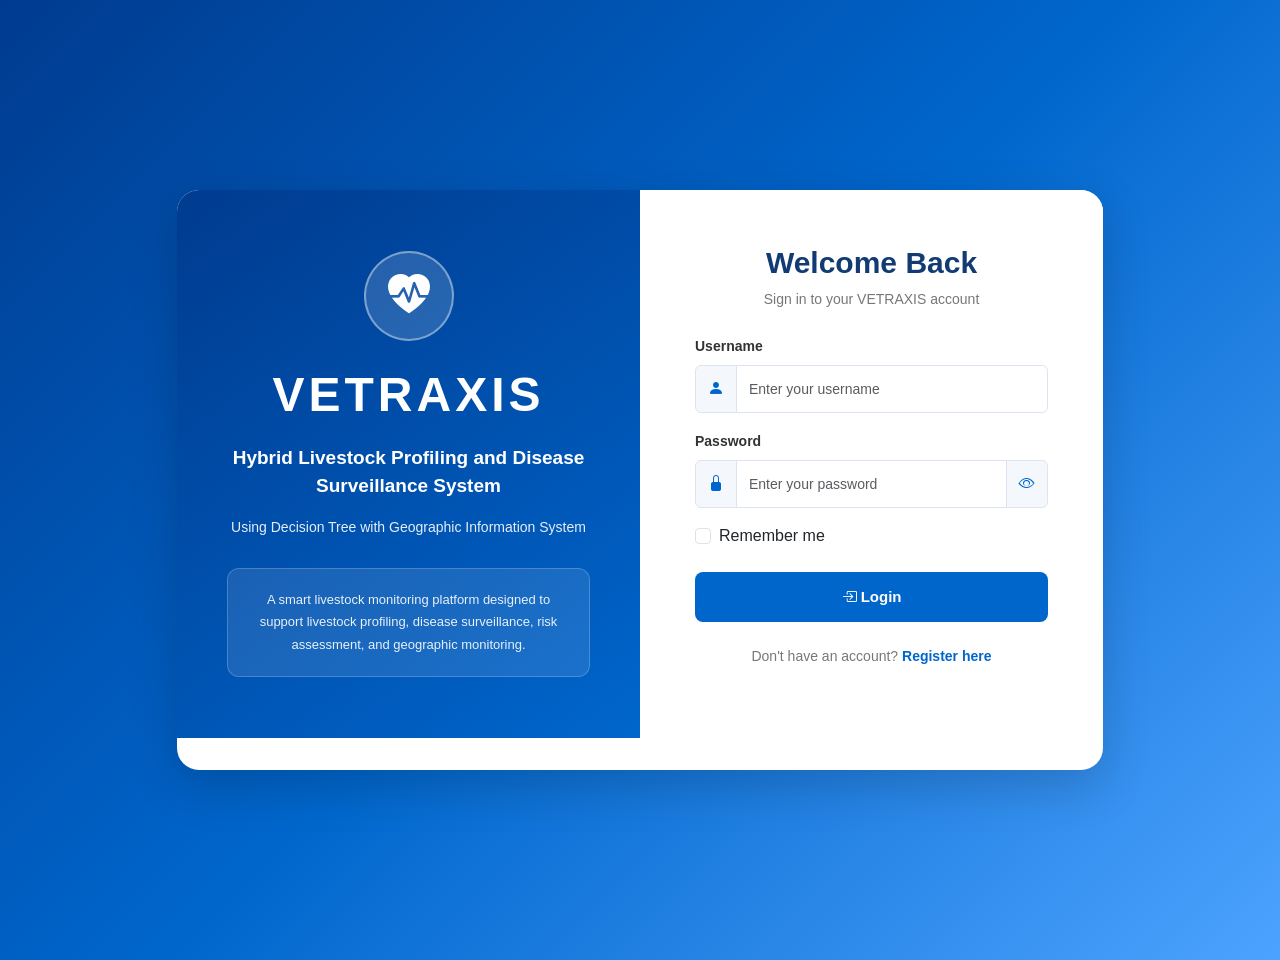
<file: vetraxis/frontend/index.html>
<!DOCTYPE html>
<html lang="en">

<head>

    <meta charset="UTF-8">

    <meta name="viewport" content="width=device-width, initial-scale=1.0">

    <title>VETRAXIS | Login</title>

    <!-- Bootstrap 5 -->
    <link
        href="https://cdn.jsdelivr.net/npm/bootstrap@5.3.3/dist/css/bootstrap.min.css"
        rel="stylesheet"
    >

    <!-- Bootstrap Icons -->
    <link
        rel="stylesheet"
        href="https://cdn.jsdelivr.net/npm/bootstrap-icons@1.11.3/font/bootstrap-icons.min.css"
    >

    <!-- VETRAXIS CSS -->
    <link rel="stylesheet" href="css/style.css">

</head>


<body>

    <div class="login-page">

        <div class="container">

            <div class="row justify-content-center align-items-center min-vh-100">

                <div class="col-12 col-md-11 col-lg-10">

                    <div class="login-card shadow-lg">

                        <div class="row g-0">


                            <!-- =========================
                                 LEFT SIDE
                            ========================== -->

                            <div class="col-lg-6 brand-section">

                                <div class="brand-content">

                                    <div class="brand-icon">
                                        <i class="bi bi-heart-pulse-fill"></i>
                                    </div>

                                    <h1>VETRAXIS</h1>

                                    <h2>
                                        Hybrid Livestock Profiling and
                                        Disease Surveillance System
                                    </h2>

                                    <p>
                                        Using Decision Tree with
                                        Geographic Information System
                                    </p>

                                    <div class="system-description">

                                        <p>
                                            A smart livestock monitoring
                                            platform designed to support
                                            livestock profiling, disease
                                            surveillance, risk assessment,
                                            and geographic monitoring.
                                        </p>

                                    </div>

                                </div>

                            </div>


                            <!-- =========================
                                 RIGHT SIDE
                            ========================== -->

                            <div class="col-lg-6 login-section">

                                <div class="login-content">

                                    <div class="text-center mb-4">

                                        <h3 class="login-title">
                                            Welcome Back
                                        </h3>

                                        <p class="login-subtitle">
                                            Sign in to your VETRAXIS account
                                        </p>

                                    </div>


                                    <!-- LOGIN FORM -->

                                    <form id="loginForm">


                                        <!-- USERNAME -->

                                        <div class="mb-3">

                                            <label
                                                for="username"
                                                class="form-label"
                                            >
                                                Username
                                            </label>

                                            <div class="input-group">

                                                <span class="input-group-text">

                                                    <i class="bi bi-person-fill"></i>

                                                </span>

                                                <input
                                                    type="text"
                                                    class="form-control"
                                                    id="username"
                                                    placeholder="Enter your username"
                                                    required
                                                >

                                            </div>

                                        </div>


                                        <!-- PASSWORD -->

                                        <div class="mb-3">

                                            <label
                                                for="password"
                                                class="form-label"
                                            >
                                                Password
                                            </label>

                                            <div class="input-group">

                                                <span class="input-group-text">

                                                    <i class="bi bi-lock-fill"></i>

                                                </span>

                                                <input
                                                    type="password"
                                                    class="form-control"
                                                    id="password"
                                                    placeholder="Enter your password"
                                                    required
                                                >

                                                <button
                                                    type="button"
                                                    class="btn password-toggle"
                                                    id="togglePassword"
                                                >

                                                    <i
                                                        class="bi bi-eye"
                                                        id="passwordIcon"
                                                    ></i>

                                                </button>

                                            </div>

                                        </div>


                                        <!-- REMEMBER ME -->

                                        <div class="mb-4">

                                            <div class="form-check">

                                                <input
                                                    class="form-check-input"
                                                    type="checkbox"
                                                    id="rememberMe"
                                                >

                                                <label
                                                    class="form-check-label"
                                                    for="rememberMe"
                                                >
                                                    Remember me
                                                </label>

                                            </div>

                                        </div>


                                        <!-- MESSAGE -->

                                        <div
                                            id="loginMessage"
                                            class="alert d-none"
                                        >
                                        </div>


                                        <!-- LOGIN BUTTON -->

                                        <button
                                            type="submit"
                                            class="btn btn-login w-100"
                                        >

                                            <i class="bi bi-box-arrow-in-right"></i>

                                            Login

                                        </button>


                                    </form>


                                    <!-- REGISTER -->

                                    <div class="register-link text-center mt-4">

                                        <p>

                                            Don't have an account?

                                            <a href="register.html">
                                                Register here
                                            </a>

                                        </p>

                                    </div>


                                </div>

                            </div>


                        </div>

                    </div>

                </div>

            </div>

        </div>

    </div>


    <!-- Bootstrap JS -->

    <script
        src="https://cdn.jsdelivr.net/npm/bootstrap@5.3.3/dist/js/bootstrap.bundle.min.js">
    </script>


    <!-- Login JavaScript -->

    <script src="js/login.js"></script>

</body>

</html>
</file>
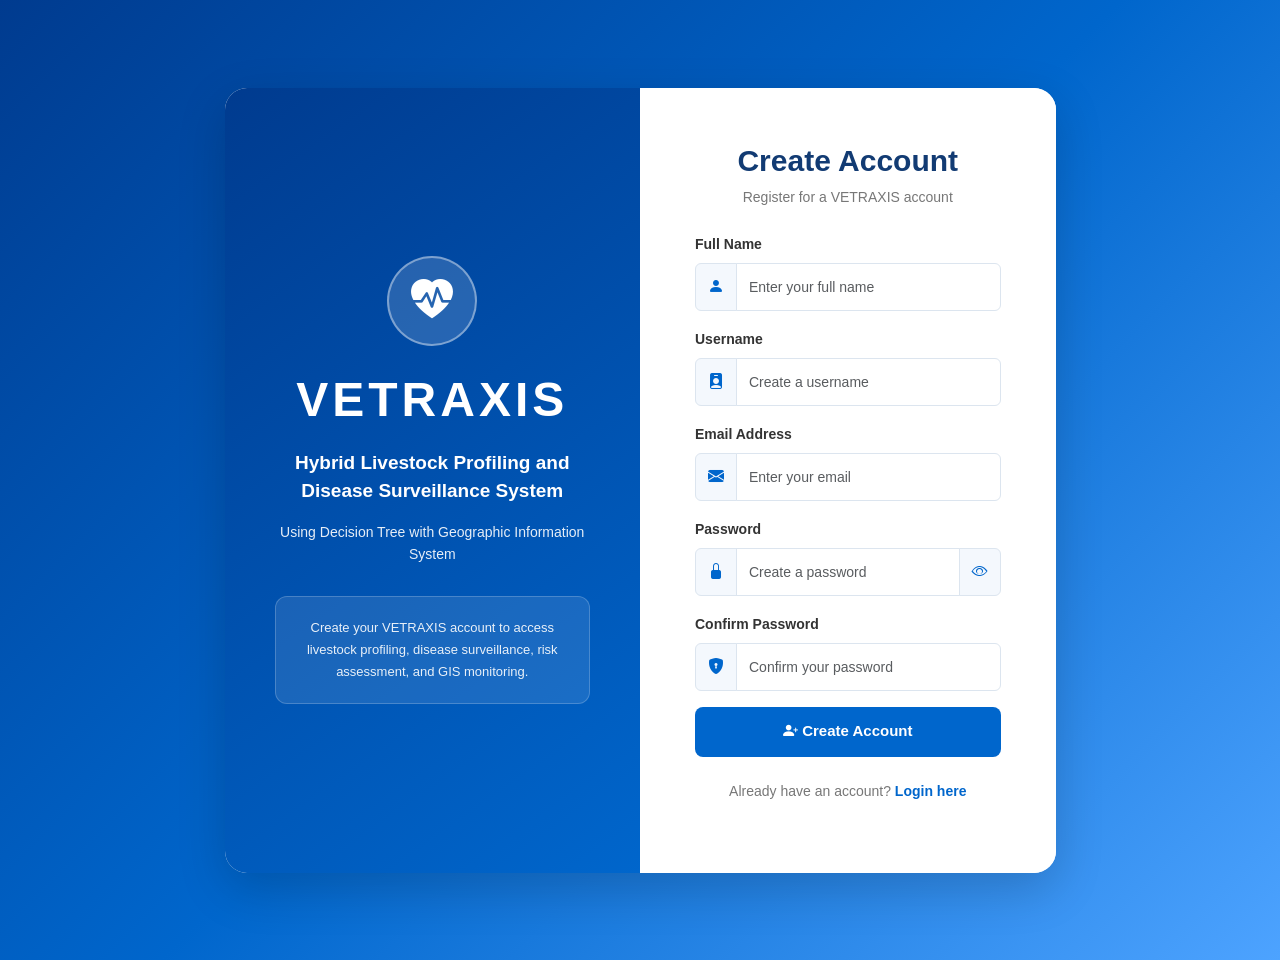
<file: vetraxis/frontend/register.html>
<!DOCTYPE html>
<html lang="en">

<head>

    <meta charset="UTF-8">

    <meta name="viewport" content="width=device-width, initial-scale=1.0">

    <title>VETRAXIS | Register</title>

    <!-- Bootstrap -->
    <link
        href="https://cdn.jsdelivr.net/npm/bootstrap@5.3.3/dist/css/bootstrap.min.css"
        rel="stylesheet"
    >

    <!-- Bootstrap Icons -->
    <link
        rel="stylesheet"
        href="https://cdn.jsdelivr.net/npm/bootstrap-icons@1.11.3/font/bootstrap-icons.min.css"
    >

    <!-- Custom CSS -->
    <link rel="stylesheet" href="css/style.css">

</head>


<body>

<div class="login-page">

    <div class="container">

        <div class="row justify-content-center align-items-center min-vh-100">

            <div class="col-12 col-md-10 col-lg-9">

                <div class="login-card shadow-lg">

                    <div class="row g-0">


                        <!-- LEFT SIDE -->

                        <div class="col-lg-6 brand-section">

                            <div class="brand-content">

                                <div class="brand-icon">

                                    <i class="bi bi-heart-pulse-fill"></i>

                                </div>


                                <h1>VETRAXIS</h1>


                                <h2>
                                    Hybrid Livestock Profiling and
                                    Disease Surveillance System
                                </h2>


                                <p>
                                    Using Decision Tree with
                                    Geographic Information System
                                </p>


                                <div class="system-description">

                                    <p>
                                        Create your VETRAXIS account to
                                        access livestock profiling,
                                        disease surveillance, risk
                                        assessment, and GIS monitoring.
                                    </p>

                                </div>

                            </div>

                        </div>


                        <!-- RIGHT SIDE -->

                        <div class="col-lg-6 login-section">

                            <div class="login-content">


                                <div class="text-center mb-4">

                                    <h3 class="login-title">
                                        Create Account
                                    </h3>

                                    <p class="login-subtitle">
                                        Register for a VETRAXIS account
                                    </p>

                                </div>


                                <!-- REGISTER FORM -->

                                <form id="registerForm">


                                    <!-- FULL NAME -->

                                    <div class="mb-3">

                                        <label
                                            for="fullName"
                                            class="form-label"
                                        >
                                            Full Name
                                        </label>

                                        <div class="input-group">

                                            <span class="input-group-text">

                                                <i class="bi bi-person-fill"></i>

                                            </span>

                                            <input
                                                type="text"
                                                class="form-control"
                                                id="fullName"
                                                placeholder="Enter your full name"
                                                required
                                            >

                                        </div>

                                    </div>


                                    <!-- USERNAME -->

                                    <div class="mb-3">

                                        <label
                                            for="username"
                                            class="form-label"
                                        >
                                            Username
                                        </label>

                                        <div class="input-group">

                                            <span class="input-group-text">

                                                <i class="bi bi-person-badge-fill"></i>

                                            </span>

                                            <input
                                                type="text"
                                                class="form-control"
                                                id="username"
                                                placeholder="Create a username"
                                                required
                                            >

                                        </div>

                                    </div>


                                    <!-- EMAIL -->

                                    <div class="mb-3">

                                        <label
                                            for="email"
                                            class="form-label"
                                        >
                                            Email Address
                                        </label>

                                        <div class="input-group">

                                            <span class="input-group-text">

                                                <i class="bi bi-envelope-fill"></i>

                                            </span>

                                            <input
                                                type="email"
                                                class="form-control"
                                                id="email"
                                                placeholder="Enter your email"
                                                required
                                            >

                                        </div>

                                    </div>


                                    <!-- PASSWORD -->

                                    <div class="mb-3">

                                        <label
                                            for="registerPassword"
                                            class="form-label"
                                        >
                                            Password
                                        </label>

                                        <div class="input-group">

                                            <span class="input-group-text">

                                                <i class="bi bi-lock-fill"></i>

                                            </span>

                                            <input
                                                type="password"
                                                class="form-control"
                                                id="registerPassword"
                                                placeholder="Create a password"
                                                required
                                            >

                                            <button
                                                type="button"
                                                class="btn password-toggle"
                                                id="toggleRegisterPassword"
                                            >

                                                <i
                                                    class="bi bi-eye"
                                                    id="registerPasswordIcon"
                                                ></i>

                                            </button>

                                        </div>

                                    </div>


                                    <!-- CONFIRM PASSWORD -->

                                    <div class="mb-3">

                                        <label
                                            for="confirmPassword"
                                            class="form-label"
                                        >
                                            Confirm Password
                                        </label>

                                        <div class="input-group">

                                            <span class="input-group-text">

                                                <i class="bi bi-shield-lock-fill"></i>

                                            </span>

                                            <input
                                                type="password"
                                                class="form-control"
                                                id="confirmPassword"
                                                placeholder="Confirm your password"
                                                required
                                            >

                                        </div>

                                    </div>


                                    <!-- MESSAGE -->

                                    <div
                                        id="registerMessage"
                                        class="alert d-none"
                                    >
                                    </div>


                                    <!-- REGISTER BUTTON -->

                                    <button
                                        type="submit"
                                        class="btn btn-login w-100"
                                    >

                                        <i class="bi bi-person-plus-fill"></i>

                                        Create Account

                                    </button>


                                </form>


                                <!-- BACK TO LOGIN -->

                                <div class="register-link text-center mt-4">

                                    <p>

                                        Already have an account?

                                        <a href="index.html">
                                            Login here
                                        </a>

                                    </p>

                                </div>


                            </div>

                        </div>


                    </div>

                </div>

            </div>

        </div>

    </div>

</div>


<!-- Bootstrap JS -->

<script
    src="https://cdn.jsdelivr.net/npm/bootstrap@5.3.3/dist/js/bootstrap.bundle.min.js">
</script>


<!-- Register JS -->

<script src="js/register.js"></script>

</body>

</html>
</file>
<file: vetraxis/frontend/css/style.css>
* {
    margin: 0;
    padding: 0;
    box-sizing: border-box;
}

body {
    font-family: Arial, Helvetica, sans-serif;
    background: #0d6efd;
}

/* MAIN PAGE */

.login-page {
    min-height: 100vh;
    background: linear-gradient(
        135deg,
        #003b8f,
        #0066cc,
        #4da3ff
    );
    padding: 30px 0;
}

/* LOGIN CARD */

.login-card {
    background: #ffffff;
    border-radius: 22px;
    overflow: hidden;
    min-height: 580px;
}

/* LEFT BLUE SIDE */

.brand-section {
    background: linear-gradient(
        145deg,
        #003b8f,
        #0066cc
    );

    color: #ffffff;

    display: flex;
    justify-content: center;
    align-items: center;

    padding: 50px;
}

.brand-content {
    text-align: center;
    max-width: 430px;
}

.brand-icon {
    width: 90px;
    height: 90px;

    margin: 0 auto 25px;

    border-radius: 50%;

    background: rgba(255,255,255,0.15);

    border: 2px solid rgba(255,255,255,0.4);

    display: flex;
    justify-content: center;
    align-items: center;

    font-size: 42px;
}

.brand-content h1 {
    font-size: 48px;
    font-weight: 800;
    letter-spacing: 4px;
    margin-bottom: 20px;
}

.brand-content h2 {
    font-size: 19px;
    font-weight: 600;
    line-height: 1.5;
    margin-bottom: 15px;
}

.brand-content > p {
    font-size: 14px;
    line-height: 1.6;
    opacity: 0.9;
}

.system-description {
    margin-top: 30px;
    padding: 20px;

    border-radius: 12px;

    background: rgba(255,255,255,0.10);

    border: 1px solid rgba(255,255,255,0.2);
}

.system-description p {
    margin: 0;
    font-size: 13px;
    line-height: 1.7;
    opacity: 0.9;
}

/* RIGHT LOGIN SIDE */

.login-section {
    background: #ffffff;

    display: flex;
    align-items: center;
}

.login-content {
    width: 100%;
    padding: 55px;
}

.login-title {
    color: #123b73;
    font-size: 30px;
    font-weight: 700;
}

.login-subtitle {
    color: #777;
    font-size: 14px;
}

/* FORM */

.form-label {
    color: #333;
    font-size: 14px;
    font-weight: 600;
}

.input-group-text {
    background: #f4f8fd;
    border-color: #dce5ef;
    color: #0066cc;
}

.form-control {
    height: 48px;
    border-color: #dce5ef;
    font-size: 14px;
}

.form-control:focus {
    border-color: #0066cc;

    box-shadow:
        0 0 0 0.2rem rgba(0,102,204,0.15);
}

/* PASSWORD BUTTON */

.password-toggle {
    background: #f4f8fd;

    border: 1px solid #dce5ef;

    color: #0066cc;
}

.password-toggle:hover {
    background: #e8f2ff;
    color: #003b8f;
}

/* LOGIN BUTTON */

.btn-login {
    height: 50px;

    background: #0066cc;

    color: #ffffff;

    border: none;

    border-radius: 8px;

    font-size: 15px;

    font-weight: 600;

    transition: 0.3s;
}

.btn-login:hover {
    background: #003b8f;
    color: #ffffff;
}

/* REGISTER */

.register-link p {
    color: #777;
    font-size: 14px;
}

.register-link a {
    color: #0066cc;
    text-decoration: none;
    font-weight: 600;
}

.register-link a:hover {
    text-decoration: underline;
}

/* RESPONSIVE */

@media (max-width: 991px) {

    .brand-section {
        padding: 40px 30px;
    }

    .brand-content h1 {
        font-size: 40px;
    }

    .brand-content h2 {
        font-size: 17px;
    }

    .login-content {
        padding: 40px 30px;
    }
}

@media (max-width: 575px) {

    .login-page {
        padding: 15px;
    }

    .login-card {
        border-radius: 15px;
    }

    .brand-section {
        padding: 35px 20px;
    }

    .brand-content h1 {
        font-size: 34px;
    }

    .brand-content h2 {
        font-size: 16px;
    }

    .system-description {
        display: none;
    }

    .login-content {
        padding: 30px 20px;
    }

    .login-title {
        font-size: 26px;
    }
}
</file>
